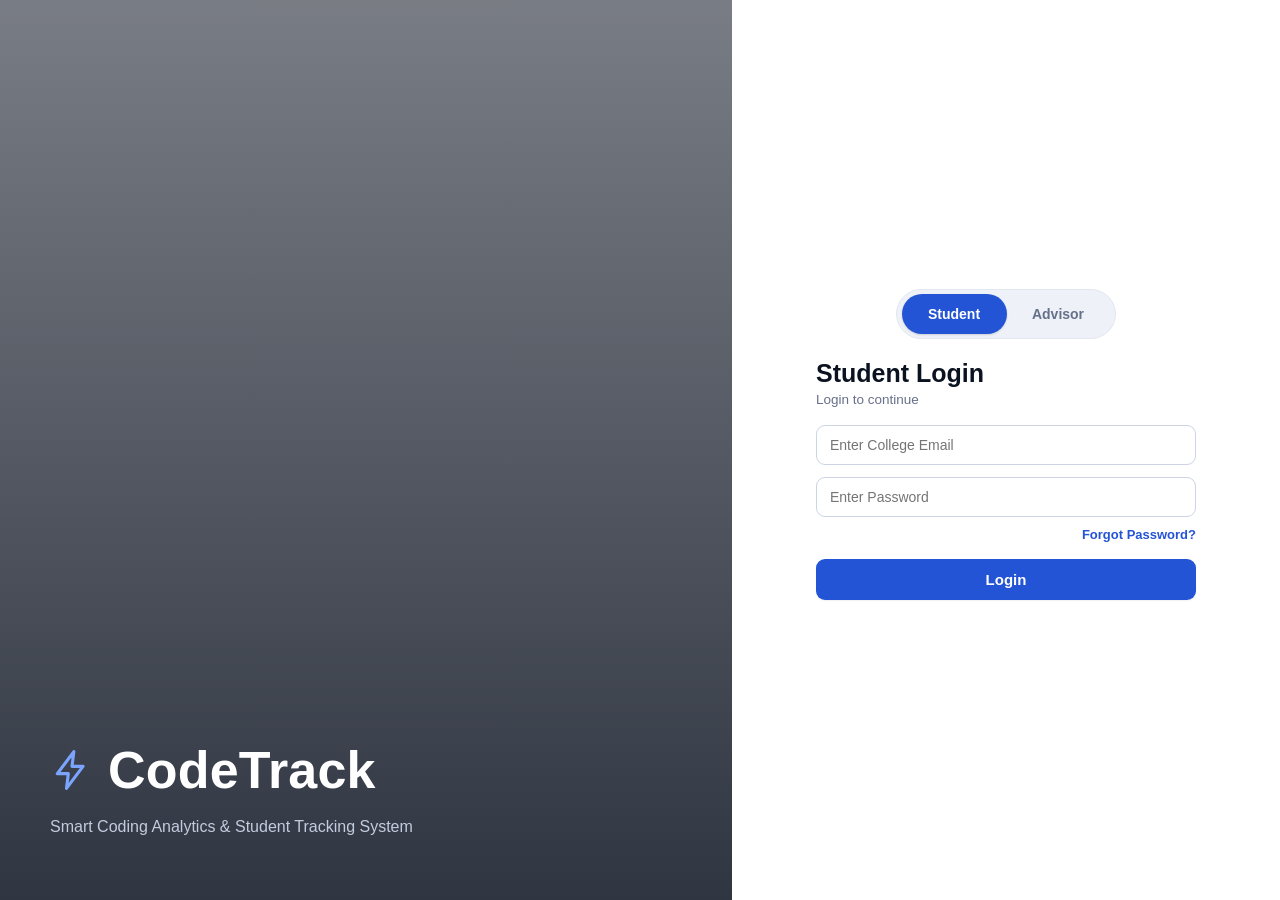
<file: index.html>
<!DOCTYPE html>
<html lang="en">
<head>
    <meta charset="UTF-8">
    <meta
            name="viewport"
            content="width=device-width, initial-scale=1.0"
    >
    <title>CodeTrack Login</title>
    <link
            rel="stylesheet"
            href="authnew.css"
    >
</head>
<body>
<div class="main-container">
    <!-- LEFT PANEL -->
    <div class="left-panel">
        <div class="overlay"></div>
        <div class="branding">
            <h1>
                <svg class="brand-icon" viewBox="0 0 24 24"><path d="M13 2 4 14h6l-1 8 9-12h-6l1-8Z"/></svg>
                CodeTrack
            </h1>
            <p>
                Smart Coding Analytics
                & Student Tracking System
            </p>
        </div>
    </div>
    <!-- RIGHT PANEL -->
    <div class="right-panel">
        <!-- TOGGLE -->
        <div class="toggle-container">
            <div
                    id="toggleSlider"
                    class="toggle-slider"
            ></div>
            <button
                    id="studentToggle"
                    class="toggle-btn active"
                    onclick="switchRole('STUDENT')"
            >
                Student
            </button>
            <button
                    id="advisorToggle"
                    class="toggle-btn"
                    onclick="switchRole('ADVISOR')"
            >
                Advisor
            </button>
        </div>
        <!-- LOGIN CARD -->
        <div class="login-card">
            <h2 id="loginTitle">
                Student Login
            </h2>
            <p class="subtitle">
                Login to continue
            </p>
            <!-- EMAIL -->
            <input
                    type="email"
                    id="email"
                    placeholder="Enter College Email"
                    autocomplete="off"
            >
            <!-- PASSWORD -->
            <input
                    type="password"
                    id="password"
                    placeholder="Enter Password"
            >
            <!-- FORGOT PASSWORD -->
            <div class="forgot-password">
                <a href="#">
                    Forgot Password?
                </a>
            </div>
            <!-- LOGIN BUTTON -->
            <button
                    class="login-btn"
                    onclick="login()"
            >
                Login
            </button>
            <p id="msg"></p>
            <!-- REGISTER LINK -->
        </div>
    </div>
</div>
<script src="authnew.js"></script>
<script>
    let selectedRole = "STUDENT";
    function switchRole(role){
        selectedRole = role;
        document.getElementById(
            "studentToggle"
        ).classList.remove("active");
        document.getElementById(
            "advisorToggle"
        ).classList.remove("active");
        const slider =
            document.getElementById(
                "toggleSlider"
            );
        // STUDENT
        if(role === "STUDENT"){
            document.getElementById(
                "studentToggle"
            ).classList.add("active");
            document.getElementById(
                "loginTitle"
            ).innerText =
            "Student Login";
            slider.classList.remove("right");
        }
        // ADVISOR
        else{
            document.getElementById(
                "advisorToggle"
            ).classList.add("active");
            document.getElementById(
                "loginTitle"
            ).innerText =
            "Advisor Login";
            slider.classList.add("right");
        }
    }
    // STORE ROLE
    const oldLogin = login;
    login = function(){
        localStorage.setItem(
            "selectedRole",
            selectedRole
        );
        oldLogin();
    }
</script>
</body>
</html>
</file>
<file: authnew.css>
*{
    margin:0;
    padding:0;
    box-sizing:border-box;
    font-family:-apple-system,BlinkMacSystemFont,'Segoe UI',Roboto,Arial,sans-serif;
}
body{
    width:100%;
    height:100vh;
    overflow:hidden;
    color:#141a2c;
}
/* MAIN CONTAINER */
.main-container{
    display:flex;
    width:100%;
    height:100vh;
}
/* LEFT PANEL */
.left-panel{
    flex:1.5;
    position:relative;
    background:url("https://images.unsplash.com/photo-1515879218367-8466d910aaa4")
    center/cover no-repeat;
}
.overlay{
    position:absolute;
    width:100%;
    height:100%;
    background:linear-gradient(180deg, rgba(11,18,32,0.55) 0%, rgba(11,18,32,0.85) 100%);
}
.branding{
    position:absolute;
    bottom:60px;
    left:50px;
    color:white;
    z-index:2;
}
.branding h1{
    font-size:52px;
    font-weight:700;
    margin-bottom:14px;
    display:flex;
    align-items:center;
    gap:14px;
    letter-spacing:.2px;
}
.brand-icon{
    width:44px;
    height:44px;
    flex-shrink:0;
    stroke:#7ba4ff;
    fill:none;
    stroke-width:1.7;
    stroke-linecap:round;
    stroke-linejoin:round;
}
.branding p{
    font-size:16px;
    color:#c3ccdf;
    width:400px;
    line-height:1.6;
}
/* RIGHT PANEL */
.right-panel{
    flex:1;
    background:#ffffff;
    display:flex;
    justify-content:center;
    align-items:center;
    flex-direction:column;
    padding:15px 30px;
}
/* TOGGLE SWITCH */
.toggle-container{
    position:relative;
    width:220px;
    height:50px;
    background:#eef1f7;
    border:1px solid #e2e7f1;
    border-radius:50px;
    display:flex;
    align-items:center;
    padding:5px;
    margin-bottom:20px;
}
.toggle-slider{
    position:absolute;
    width:105px;
    height:40px;
    background:#2454d6;
    border-radius:50px;
    left:5px;
    box-shadow:0 1px 2px rgba(11,18,32,.15);
    transition:0.3s;
}
.toggle-slider.right{
    left:110px;
}
.toggle-btn{
    flex:1;
    position:relative;
    z-index:2;
    border:none;
    background:none;
    cursor:pointer;
    font-size:14px;
    font-weight:700;
    color:#66708a;
    transition:color .3s;
}
.toggle-btn.active{
    color:white;
}
/* REGISTER / LOGIN CARD */
.login-card{
    width:100%;
    max-width:380px;
}
.login-card h2{
    font-size:25px;
    font-weight:700;
    color:#0b1220;
    margin-bottom:4px;
}
.subtitle{
    color:#66708a;
    font-size:13.5px;
    margin-bottom:18px;
}
.login-card input{
    width:100%;
    padding:11px 13px;
    margin-bottom:12px;
    border:1px solid #ccd4e5;
    border-radius:9px;
    font-size:14px;
    color:#141a2c;
    background:#ffffff;
    transition:.15s;
}
.login-card input:focus{
    outline:none;
    border-color:#2454d6;
    box-shadow:0 0 0 3px #e7edfc;
}
/* BUTTON */
.login-btn{
    width:100%;
    padding:12px;
    border:none;
    border-radius:9px;
    background:#2454d6;
    color:white;
    font-size:15px;
    font-weight:700;
    cursor:pointer;
    box-shadow:0 1px 2px rgba(11,18,32,.06);
    transition:0.15s;
}
.login-btn:hover{
    background:#173a9e;
}
.login-btn:active{
    transform:translateY(1px);
}
/* MESSAGE */
#msg{
    margin-top:12px;
    text-align:center;
    font-size:13px;
    color:#d1443a;
    font-weight:600;
}
/* REGISTER LINK */
.register-link{
    display:block;
    margin-top:10px;
    text-align:center;
    text-decoration:none;
    color:#2454d6;
    font-size:14px;
    font-weight:600;
}
.register-link:hover{
    text-decoration:underline;
}
/* FORGOT PASSWORD */
.forgot-password{
    width:100%;
    text-align:right;
    margin-top:-4px;
    margin-bottom:16px;
}
.forgot-password a{
    text-decoration:none;
    color:#2454d6;
    font-size:13px;
    font-weight:600;
}
.forgot-password a:hover{
    text-decoration:underline;
}
/* MOBILE */
@media(max-width:900px){
    body{
        overflow-y:auto;
    }
    .left-panel{
        display:none;
    }
    .right-panel{
        flex:1;
        padding:32px 20px;
    }
    .login-card{
        max-width:100%;
    }
    .toggle-container{
        width:100%;
        max-width:320px;
    }
}
</file>
